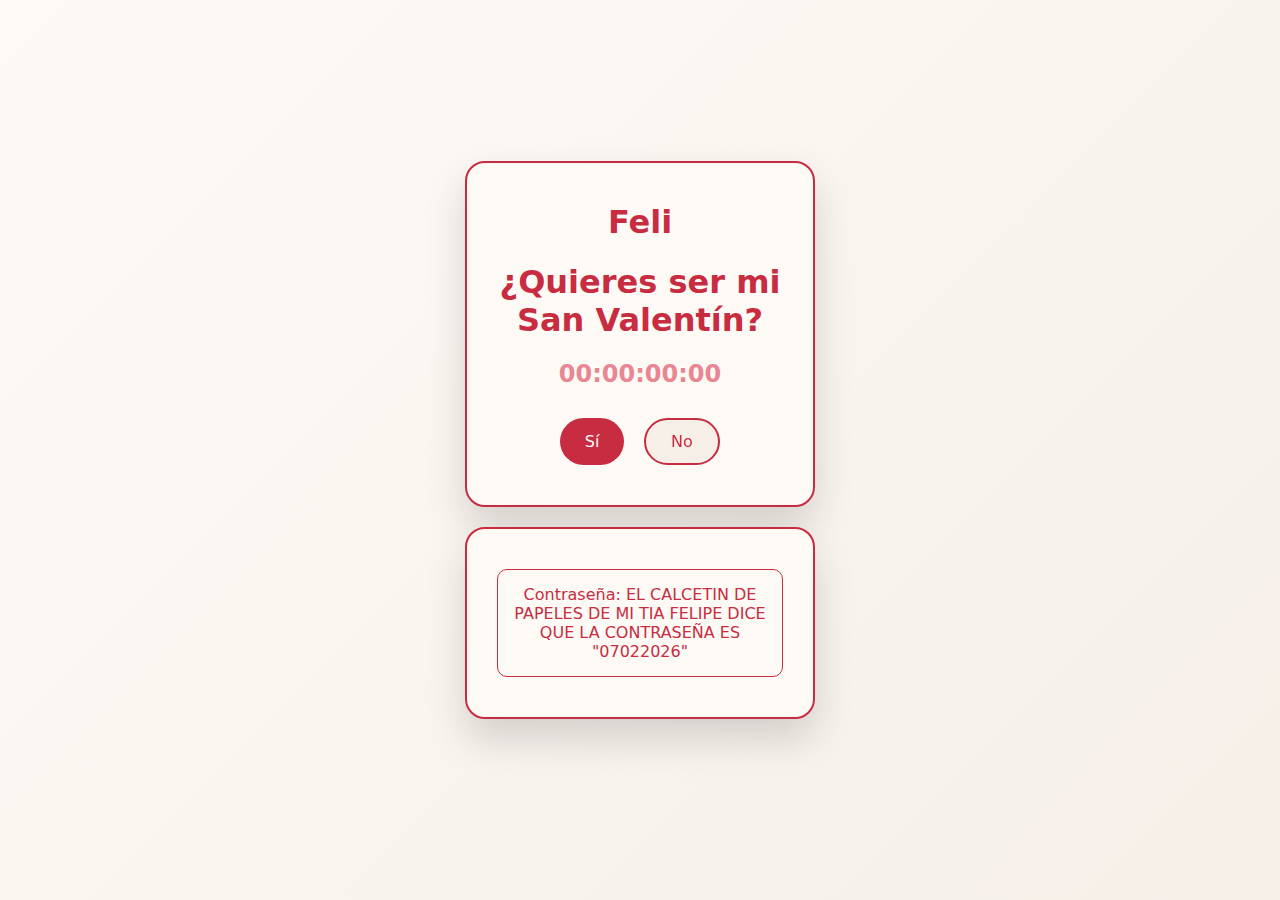
<file: index.html>
<!DOCTYPE html>
<html lang="es">
<head>
  <meta charset="UTF-8" />
  <meta name="viewport" content="width=device-width, initial-scale=1.0"/>
  <title>San Valentín</title>
  <link rel="stylesheet" href="styles.css">
  <script src="messages.js"></script>
</head>
<body class="index-page">

  <div class="card">
    <h1 data-msg="index.title1"></h1>
    <h1 data-msg="index.title2"></h1>

    <!-- CONTADOR -->
    <strong><p id="countdown" style="color:#e98693; font-size:1.5rem; margin-bottom:30px;"></p></strong>

    <div class="buttons">
      <button id="yes" onclick="sayYes()" data-msg="index.yes"></button>
      <button id="no" data-msg="index.no"></button>
    </div>
  </div>

  <!-- CUADRO CONTRASEÑA PARCIAL -->
  <div class="card">
    <div id="passwordBox"></div>
  </div>

  <script>
    const noBtn = document.getElementById("no");

      // Asegura que el botón tenga `position: fixed` sin provocar salto brusco
      function ensureFixedPosition() {
        const cs = getComputedStyle(noBtn);
        if (cs.position !== 'fixed') {
          const rect = noBtn.getBoundingClientRect();
          // quitar transición momentáneamente para evitar salto visual
          const prevTransition = noBtn.style.transition;
          noBtn.style.transition = 'none';
          noBtn.style.position = 'fixed';
          noBtn.style.left = rect.left + 'px';
          noBtn.style.top = rect.top + 'px';
          noBtn.style.zIndex = '9999';
          // forzar reflow para que el cambio sin transición se aplique
          void noBtn.offsetWidth;
          // restaurar transición suave (coincide con styles.css)
          noBtn.style.transition = prevTransition || 'left 0.4s cubic-bezier(.2,.9,.2,1), top 0.4s cubic-bezier(.2,.9,.2,1), transform 0.25s ease';
        }
      }

      // Obtiene dimensiones del viewport, usa visualViewport cuando está disponible
      function getViewportMetrics() {
        if (window.visualViewport) {
          return {
            width: window.visualViewport.width,
            height: window.visualViewport.height,
            offsetLeft: window.visualViewport.offsetLeft || 0,
            offsetTop: window.visualViewport.offsetTop || 0,
          };
        }
        return { width: window.innerWidth, height: window.innerHeight, offsetLeft: 0, offsetTop: 0 };
      }

      // Mueve el botón "No" por la pantalla sin salirse del viewport
      function moveNoButtonRandomly() {
        ensureFixedPosition();
        const btnRect = noBtn.getBoundingClientRect();
        const btnW = btnRect.width;
        const btnH = btnRect.height;
        const padding = 12; // margen desde los bordes

        const vp = getViewportMetrics();
        const maxX = Math.max(vp.width - btnW - padding, padding);
        const maxY = Math.max(vp.height - btnH - padding, padding);

        const randomX = Math.floor(Math.random() * (maxX - padding)) + padding;
        const randomY = Math.floor(Math.random() * (maxY - padding)) + padding;

        // Si hay visualViewport, añadir offsets para posicionar correctamente
        const leftPos = (vp.offsetLeft || 0) + randomX;
        const topPos = (vp.offsetTop || 0) + randomY;

        noBtn.style.left = leftPos + 'px';
        noBtn.style.top = topPos + 'px';
        noBtn.style.transform = `rotate(${Math.random() * 30 - 15}deg)`;
      }

      noBtn.addEventListener('pointerenter', (e) => {
        if (e.pointerType === 'mouse') moveNoButtonRandomly();
      });

      // Mover inmediatamente tanto en mouse como en touch para evitar que el botón
      // sea pulsable en dispositivos móviles.
      noBtn.addEventListener('pointerdown', (e) => {
        moveNoButtonRandomly();
      }, {passive: true});

      // Recalcula posición si la ventana cambia de tamaño para mantener el botón dentro
      function clampNoButtonIntoViewport() {
        ensureFixedPosition();
        const vp = getViewportMetrics();
        const btnRect = noBtn.getBoundingClientRect();
        const btnW = btnRect.width;
        const btnH = btnRect.height;
        const padding = 12;

        let left = parseFloat(noBtn.style.left) || btnRect.left;
        let top = parseFloat(noBtn.style.top) || btnRect.top;

        const maxX = Math.max(vp.width - btnW - padding, padding);
        const maxY = Math.max(vp.height - btnH - padding, padding);

        left = Math.min(Math.max(left, padding), maxX);
        top = Math.min(Math.max(top, padding), maxY);

        noBtn.style.left = left + 'px';
        noBtn.style.top = top + 'px';
      }

      window.addEventListener('resize', clampNoButtonIntoViewport);
      function pad(num) {
        return String(num).padStart(2, "0");
      }
    
    // CONTADOR REGRESIVO
    const targetDate = new Date("2026-02-14T14:30:00");
    const countdownEl = document.getElementById("countdown");
    const passwordBox = document.getElementById("passwordBox");

    function updateCountdown() {
      const now = new Date();
      const diff = targetDate - now;
    
      const days = Math.floor(diff / (1000 * 60 * 60 * 24));
      const hours = Math.floor((diff / (1000 * 60 * 60)) % 24); 
      const minutes = Math.floor((diff / (1000 * 60)) % 60); 
      const seconds = Math.floor((diff / 1000) % 60);
    
      // Actualizamos siempre el contador
      if (diff > 0) {
        countdownEl.textContent =
          `${pad(days)}:${pad(hours)}:${pad(minutes)}:${pad(seconds)}`;
      } else {
        countdownEl.textContent = "00:00:00:00";
      }
    
      // Mostrar contraseña parcial según días restantes
      if (typeof getMessage === 'function') {
        if (diff <= 0) {
          passwordBox.textContent = getMessage('index.password_full');
        } else if (days === 0) {
          passwordBox.textContent = getMessage('index.password_day0');
        } else if (days === 1) {
          passwordBox.textContent = getMessage('index.password_day1');
        } else if (days === 2) {
          passwordBox.textContent = getMessage('index.password_day2');
        } else if (days === 3) {
          passwordBox.textContent = getMessage('index.password_day3');
        } else {
          passwordBox.textContent = "";
        }
      } else {
        // fallback al texto original
        if (diff <= 0) {
          passwordBox.textContent = 'Contraseña: EL CALCETIN DE PAPELES DE MI TIA FELIPE DICE QUE LA CONTRASEÑA ES "07022026"';
        } else if (days === 0) {
          passwordBox.textContent = 'Contraseña: EL CALCETIN DE PAPELES DE MI TIA FELIPE DICE QUE';
        } else if (days === 1) {
          passwordBox.textContent = 'Contraseña: EL CALCETIN DE PAPELES DE MI TIA FELIPE';
        } else if (days === 2) {
          passwordBox.textContent = 'Contraseña: EL CALCETIN DE PAPELES';
        } else if (days === 3) {
          passwordBox.textContent = 'Contraseña: EL CALCETIN';
        } else {
          passwordBox.textContent = "";
        }
      }
    }
    
    updateCountdown();
    setInterval(updateCountdown, 1000);

    // Asegura que exista un token de sesión sencillo para pasar en la query
    function ensureSessionToken() {
      try {
        let t = sessionStorage.getItem('sv_token');
        if (!t) {
          t = Date.now().toString(36) + Math.random().toString(36).slice(2,12);
          sessionStorage.setItem('sv_token', t);
        }
        return t;
      } catch (e) { return Date.now().toString(36) + Math.random().toString(36).slice(2,12); }
    }


    function sayYes() {
      document.body.innerHTML = `
        <div style="
          height:100vh;
          display:flex;
          align-items:center;
          justify-content:center;
          background:linear-gradient(135deg, #fdfaf6, #f5efe8);
          font-family:'Segoe UI', system-ui, sans-serif;
          text-align:center;
          flex-direction: column;
        ">
          <h1 style="font-size:2.5rem; color:#c72c41; margin-bottom: 20px;">
            ${typeof getMessage === 'function' ? getMessage('index.sayYes_header') : 'Sabía que dirías que sí'}
          </h1>

              <div style="margin-top:20px; display:flex; gap:10px; justify-content:center;">
                <input 
                  id="passwordInput"
                  type="text"
                  placeholder="${typeof getMessage === 'function' ? getMessage('index.input_placeholder') : 'Introduce la contraseña'}"
                  style="
                    padding:12px 20px;
                    border-radius:30px;
                    border:2px solid #c72c41;
                    font-size:16px;
                    outline:none;
                  "
                />

                <button 
                  id="tryBtn"
                  onclick="checkPassword()"
                  style="
                    padding:12px 25px;
                    font-size:16px;
                    border-radius:30px;
                    border:none;
                    cursor:pointer;
                    background:#c72c41;
                    color:#fdfaf6;
                    transition:all 0.2s ease;
                  "
                  onmouseover="this.style.transform='scale(1.05)'"
                  onmouseout="this.style.transform='scale(1)'"
                >
                  ${typeof getMessage === 'function' ? getMessage('index.try_button') : 'Probar'}
                </button>
              </div>

          <p id="result" style="margin-top:20px; color:#c72c41; font-size:1rem;"></p>
        </div>
      `;
    }

    function checkPassword() {
      const inputEl = document.getElementById("passwordInput");
      const tryBtn = document.getElementById("tryBtn");
      const result = document.getElementById("result");

      const correctPassword = "07022026";

      // Desactivar inputs y mostrar spinner de carga
      inputEl.disabled = true;
      tryBtn.disabled = true;

      const overlay = document.createElement('div');
      overlay.className = 'spinner-overlay';
      overlay.innerHTML = '<div class="spinner" aria-hidden="true"></div>';
      document.body.appendChild(overlay);

      const value = String(inputEl.value || '').trim();

      setTimeout(() => {
        // Quitar spinner
        if (overlay && overlay.parentNode) overlay.parentNode.removeChild(overlay);

        // Comparación simple y exacta (sin seguridad adicional)
        if (value === correctPassword) {
          // Navegar en la MISMA ventana para evitar bloqueadores de popups.
          (function(){
            const path = "doble_&_gilda.html";
            // Asegurarnos de que exista un token en sessionStorage
            const token = ensureSessionToken();
            const sep = path.indexOf('?') === -1 ? '?' : '&';
            const url = path + sep + 'sv=' + encodeURIComponent(token);
            window.location.href = url;
          })();
        } else {
          // Quitar input y botón después de la ruleta y mostrar solo el mensaje
          if (inputEl && inputEl.parentNode) inputEl.parentNode.removeChild(inputEl);
          if (tryBtn && tryBtn.parentNode) tryBtn.parentNode.removeChild(tryBtn);
          result.textContent = (typeof getMessage === 'function') ? getMessage('index.result_wait') : "Todavia no la has pillado...";
        }
      }, 1400);
    }
  </script>

</body>
</html>
</file>
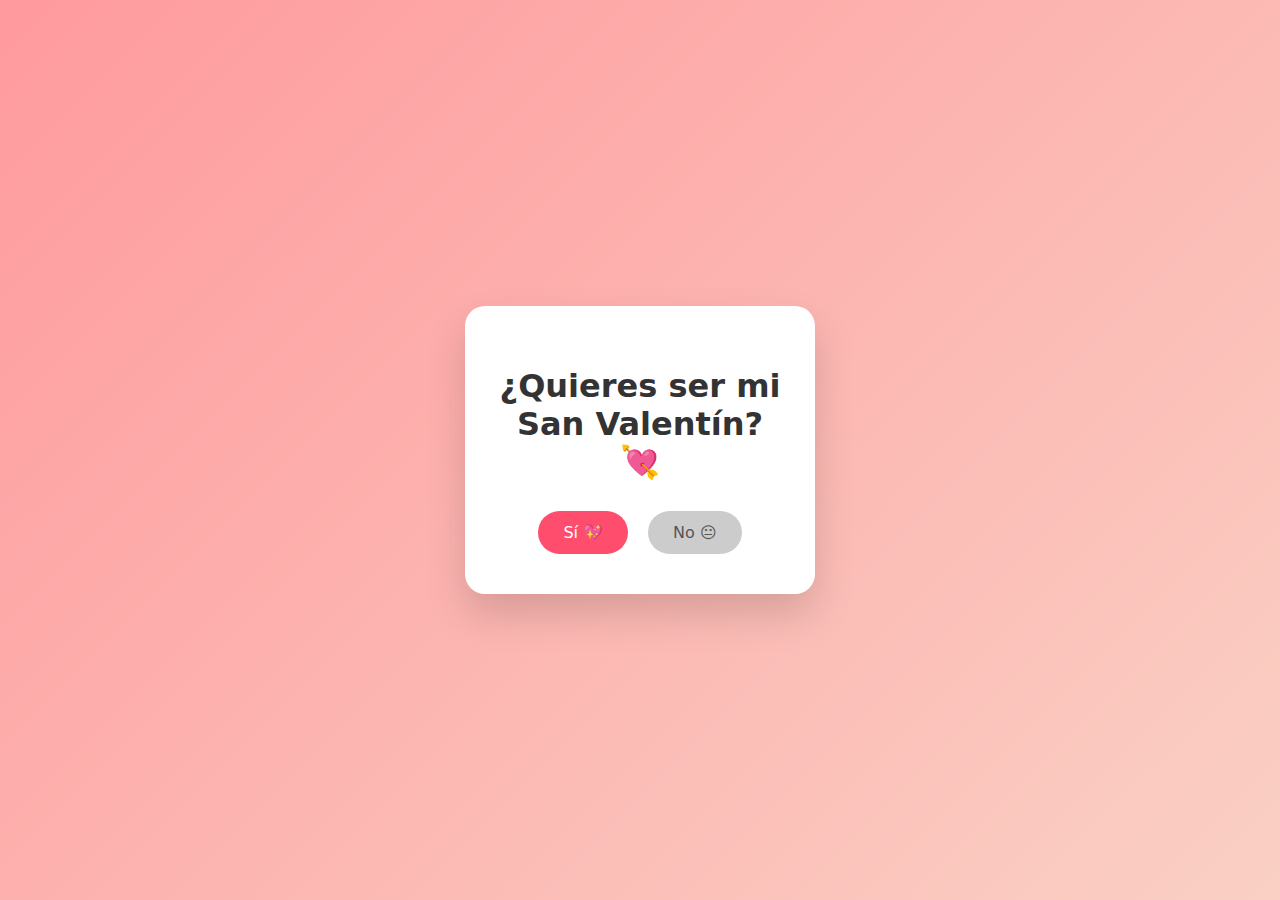
<file: .github/workflows/index.html>
<!DOCTYPE html>
<html lang="es">
<head>
  <meta charset="UTF-8" />
  <meta name="viewport" content="width=device-width, initial-scale=1.0"/>
  <title>San Valentín 💘</title>
  <style>
    * {
      box-sizing: border-box;
      font-family: 'Segoe UI', system-ui, sans-serif;
    }

    body {
      margin: 0;
      height: 100vh;
      background: linear-gradient(135deg, #ff9a9e, #fad0c4);
      display: flex;
      align-items: center;
      justify-content: center;
    }

    .card {
      background: white;
      padding: 40px 30px;
      border-radius: 20px;
      box-shadow: 0 20px 40px rgba(0,0,0,0.15);
      text-align: center;
      max-width: 350px;
      width: 90%;
    }

    h1 {
      margin-bottom: 30px;
      color: #333;
    }

    .buttons {
      display: flex;
      justify-content: center;
      gap: 20px;
      position: relative;
    }

    button {
      padding: 12px 25px;
      font-size: 16px;
      border-radius: 30px;
      border: none;
      cursor: pointer;
      transition: all 0.2s ease;
    }

    #yes {
      background: #ff4d6d;
      color: white;
    }

    #yes:hover {
      background: #e63b5b;
      transform: scale(1.05);
    }

    #no {
      background: #ccc;
      color: #555;
      position: relative;
    }
  </style>
</head>
<body>

  <div class="card">
    <h1>¿Quieres ser mi San Valentín? 💘</h1>

    <div class="buttons">
      <button id="yes" onclick="sayYes()">Sí 💖</button>
      <button id="no">No 😐</button>
    </div>
  </div>

  <script>
    const noBtn = document.getElementById("no");

    noBtn.addEventListener("mouseover", () => {
      const x = Math.random() * 200 - 100;
      const y = Math.random() * 200 - 100;
      noBtn.style.transform = `translate(${x}px, ${y}px)`;
    });

    function sayYes() {
      document.body.innerHTML = `
        <div style="
          height:100vh;
          display:flex;
          align-items:center;
          justify-content:center;
          background:linear-gradient(135deg, #ff9a9e, #fad0c4);
          font-family:'Segoe UI', system-ui, sans-serif;
          text-align:center;
        ">
          <h1 style="color:white; font-size:2.5rem;">
            Sabía que dirías que sí 🥰💘
          </h1>
        </div>
      `;
    }
  </script>

</body>
</html>
</file>
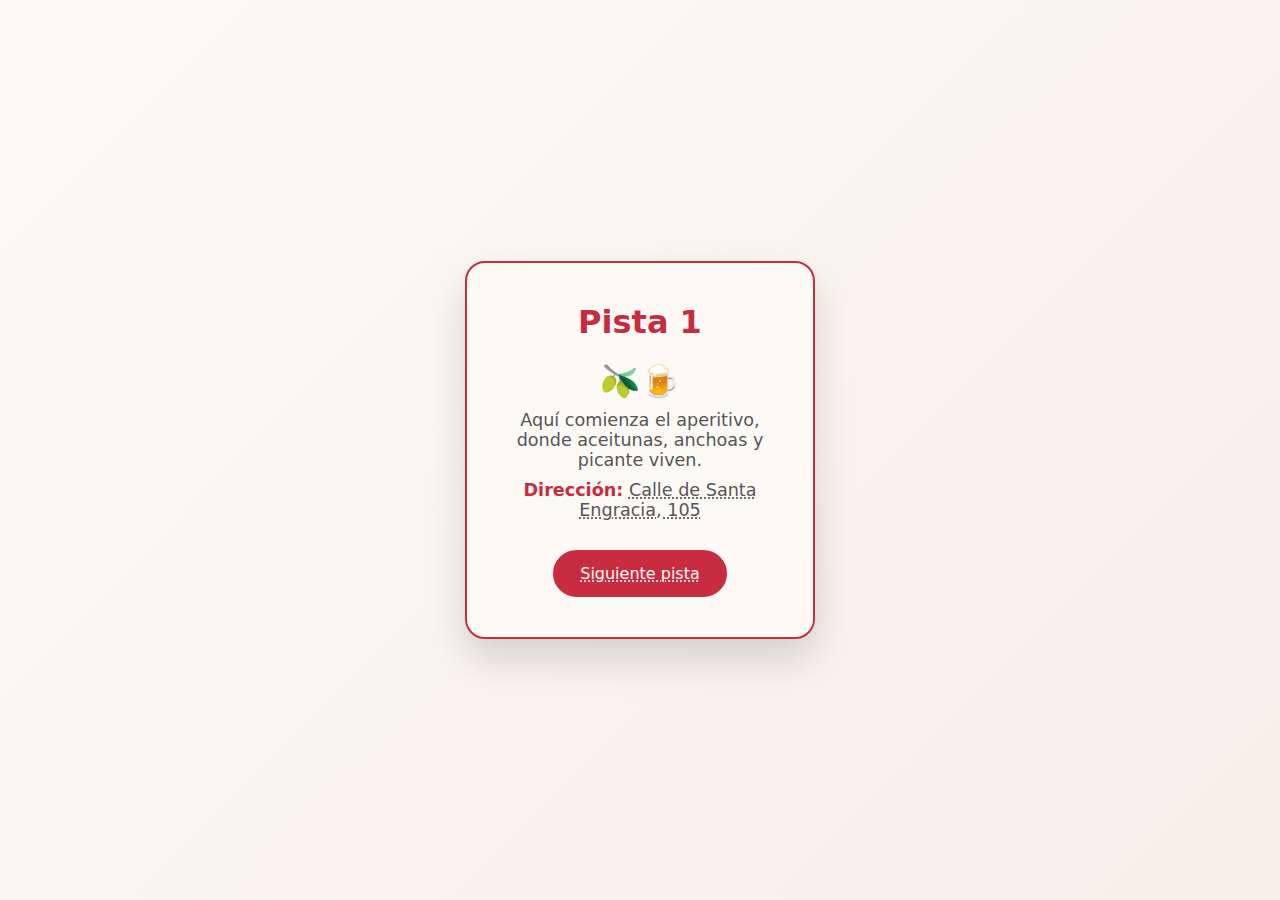
<file: doble_&_gilda.html>
<!DOCTYPE html>
<html lang="es">
<head>
  <meta charset="UTF-8" />
  <meta name="viewport" content="width=device-width, initial-scale=1.0"/>
  <title>Pista 1</title>
  <link rel="stylesheet" href="styles.css">
  <script src="messages.js"></script>
</head>
<body>
  

  <div class="card">
    <h1 data-msg="pista1.title"></h1>
    <div class="emoji">🫒🍺</div>
    <p data-msg="pista1.desc"></p>
    <p><strong data-msg="pista1.address_label"></strong> <a href="https://www.google.com/maps/search/?api=1&query=Calle%20de%20Santa%20Engracia%2C%20105%2C%20Madrid" target="_blank" rel="noopener" data-msg="pista1.address"></a></p>
    <a class="route-button" href="la_gilderia.html" target="_blank" rel="noopener" data-msg="route.next"></a>
  </div>

</body>
</html>
</file>
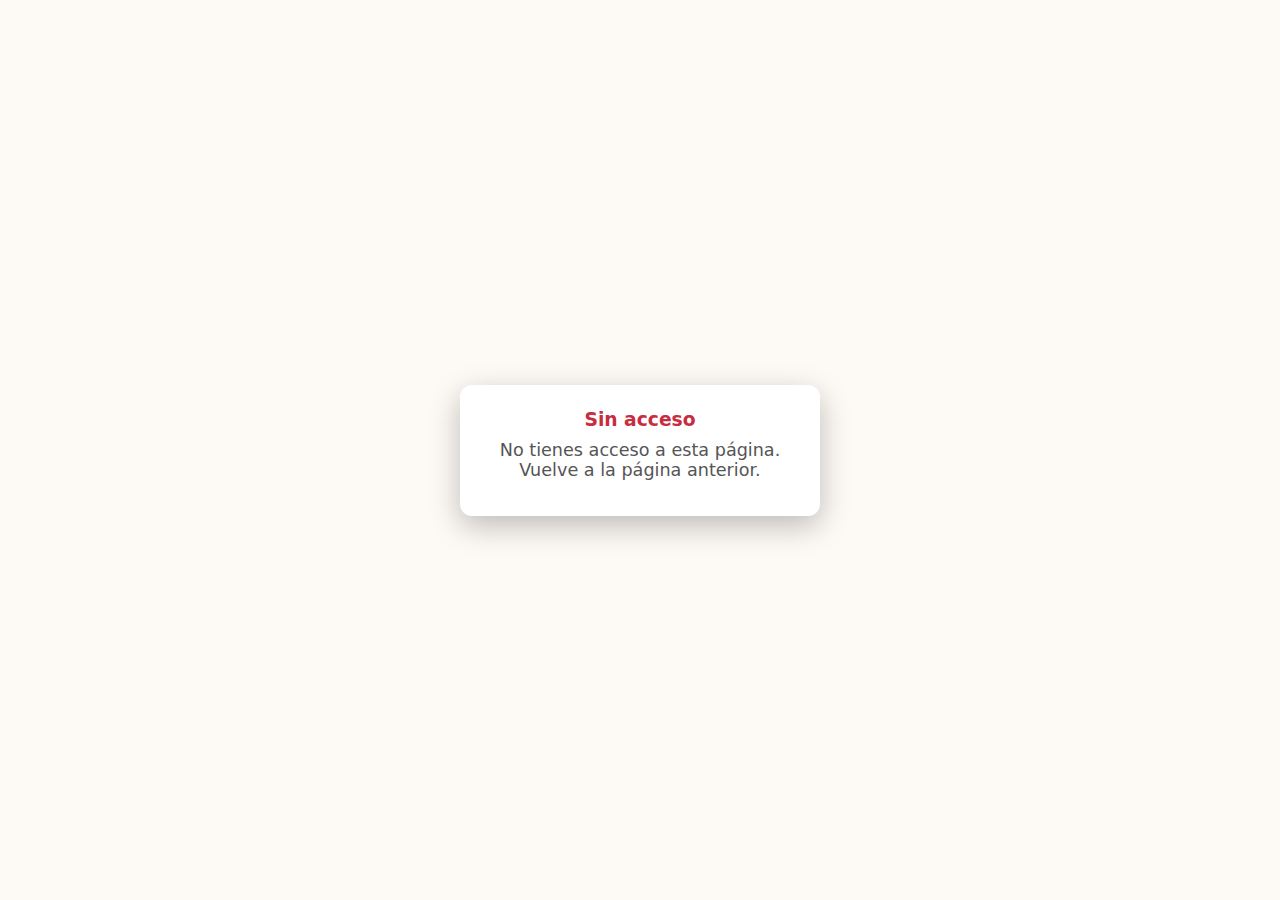
<file: gilda_haus.html>
<!DOCTYPE html>
<html lang="es">
<head>
  <meta charset="UTF-8" />
  <meta name="viewport" content="width=device-width, initial-scale=1.0"/>
  <title>Pista 3</title>
  <link rel="stylesheet" href="styles.css">
  <script src="gate.js"></script>
  <script src="messages.js"></script>
</head>
<body>
  <script>
    if (typeof checkAccess === 'function') {
      if (!checkAccess()) {
        document.addEventListener('DOMContentLoaded', function(){ showNoAccessOverlay(); });
      }
    }
  </script>

  <div class="card">
    <h1 data-msg="pista3.title"></h1>
    <div class="emoji">🎶🍸🫒</div>
    <p data-msg="pista3.desc"></p>
    <button class="route-button" onclick="openPathWithToken('salmon_guru.html','_blank')" data-msg="route.next"></button>
  </div>

</body>
</html>
</file>
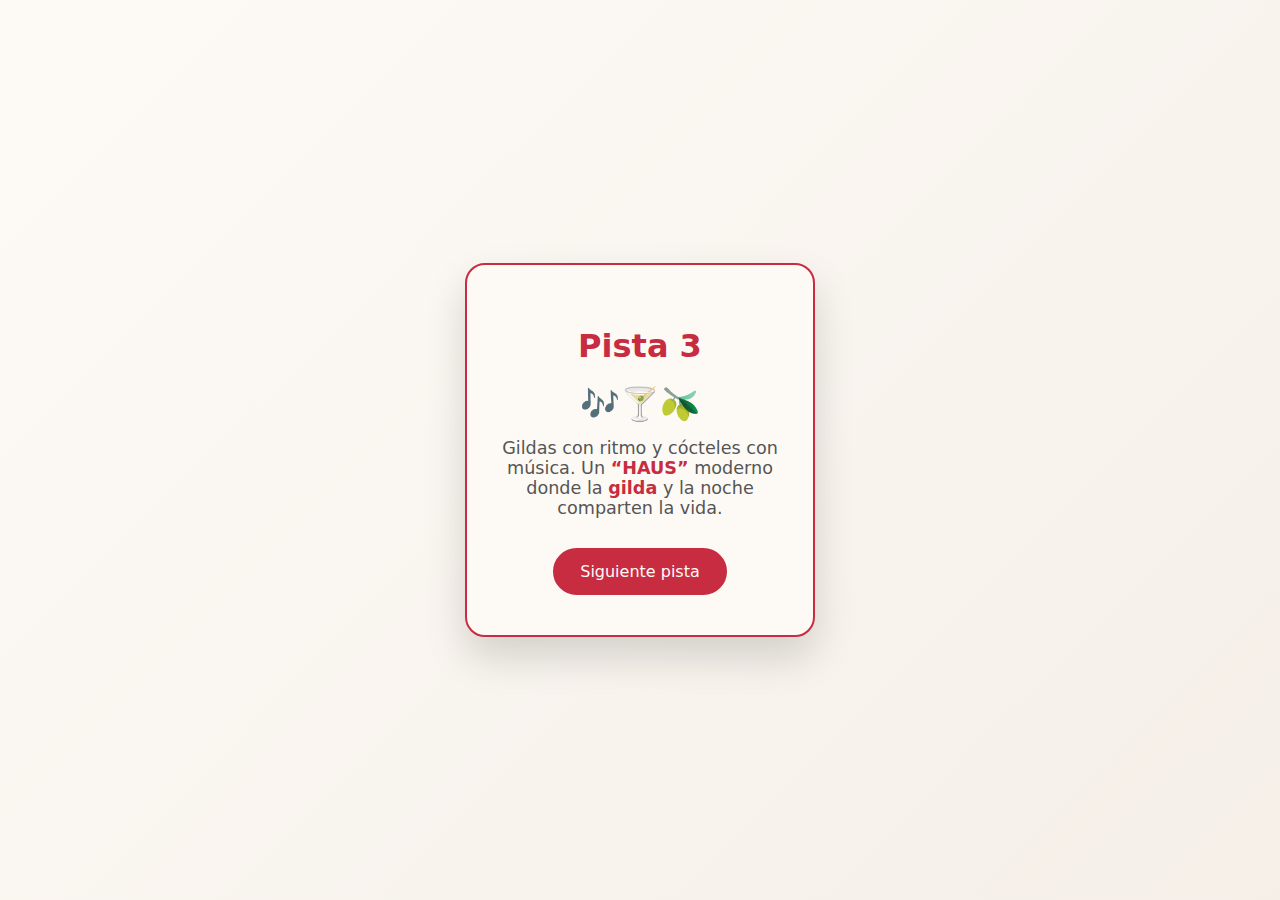
<file: gildas_haus.html>
<!DOCTYPE html>
<html lang="es">
<head>
  <meta charset="UTF-8" />
  <meta name="viewport" content="width=device-width, initial-scale=1.0"/>
  <title>Pista 3</title>
  <style>
    * {
      box-sizing: border-box;
      font-family: 'Segoe UI', system-ui, sans-serif;
    }

    body {
      margin: 0;
      height: 100vh;
      background: linear-gradient(135deg, #fdfaf6, #f5efe8); /* blanco roto */
      display: flex;
      align-items: center;
      justify-content: center;
      padding: 20px;
    }

    .card {
      background: #fdfaf6; /* blanco roto */
      padding: 40px 30px;
      border-radius: 20px;
      box-shadow: 0 20px 40px rgba(0,0,0,0.15);
      text-align: center;
      max-width: 350px;
      width: 90%;
      border: 2px solid #c72c41; /* carmesí oscuro */
    }

    h1 {
      margin-bottom: 20px;
      color: #c72c41; /* carmesí oscuro */
    }

    p {
      color: #555;
      font-size: 1.1rem;
      margin: 10px 0;
    }

    .emoji {
      font-size: 2rem;
      margin-bottom: 15px;
    }

    strong {
      color: #c72c41;
    }
  </style>
</head>
<body>

  <div class="card">
    <h1>Pista 3</h1>
    <div class="emoji">🎶🍸🫒</div>
    <p>Gildas con ritmo y cócteles con música. Un <strong>“HAUS”</strong> moderno donde la <strong>gilda</strong> y la noche comparten la vida.</p>
    <button class="route-button" onclick="window.open('salmon_guru.html', '_blank')">
      Siguiente pista
    </button>
    <style>
      .route-button {
        background: #c72c41;           /* carmesí oscuro */
        color: #fdfaf6;                /* blanco roto */
        border: 2px solid #c72c41;     /* borde carmesí */
        border-radius: 30px;            /* redondeado elegante */
        padding: 12px 25px;
        font-size: 1rem;
        font-family: 'Segoe UI', system-ui, sans-serif;
        cursor: pointer;
        transition: all 0.2s ease;
        margin-top: 20px;
        display: inline-block;
      }
    
      .route-button:hover {
        background: #a72635;           /* un poco más oscuro al hover */
        transform: scale(1.05);
      }
    </style>
  </div>

</body>
</html>
</file>
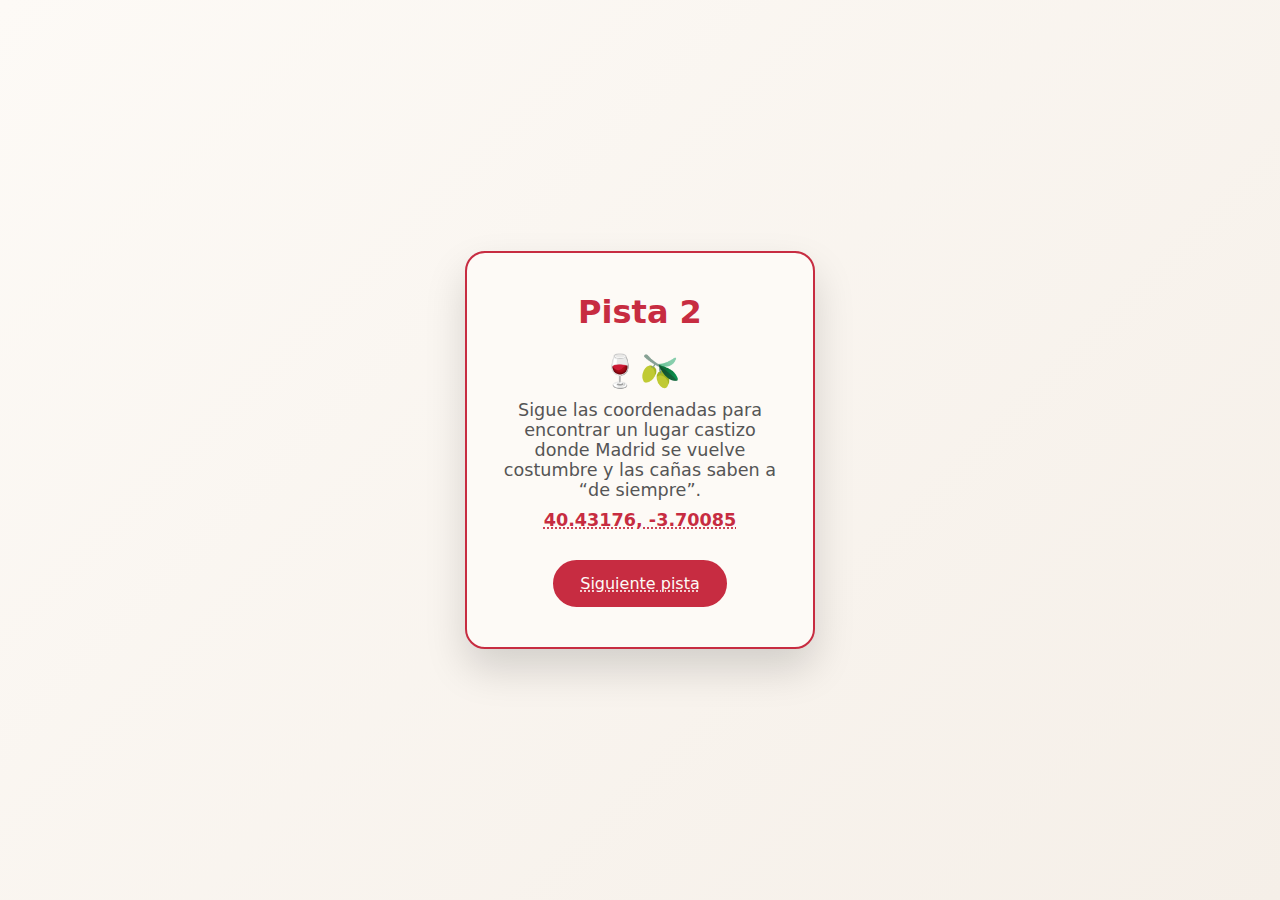
<file: la_gilderia.html>
<!DOCTYPE html>
<html lang="es">
<head>
  <meta charset="UTF-8" />
  <meta name="viewport" content="width=device-width, initial-scale=1.0"/>
  <title>Pista 2</title>
  <link rel="stylesheet" href="styles.css">
  <script src="messages.js"></script>
</head>
<body>
  <!-- Sin comprobación de acceso (protección eliminada) -->

  <div class="card">
    <h1 data-msg="pista2.title"></h1>
    <div class="emoji">🍷🫒</div>
    <p data-msg="pista2.desc"></p>
    <p class="coords"><a href="https://www.google.com/maps/search/?api=1&query=40.43176,-3.70085" target="_blank" rel="noopener" data-msg="pista2.coords"></a></p>
    <a class="route-button" href="gilda_haus.html" target="_blank" rel="noopener" data-msg="route.next"></a>
  </div>

</body>
</html>
</file>
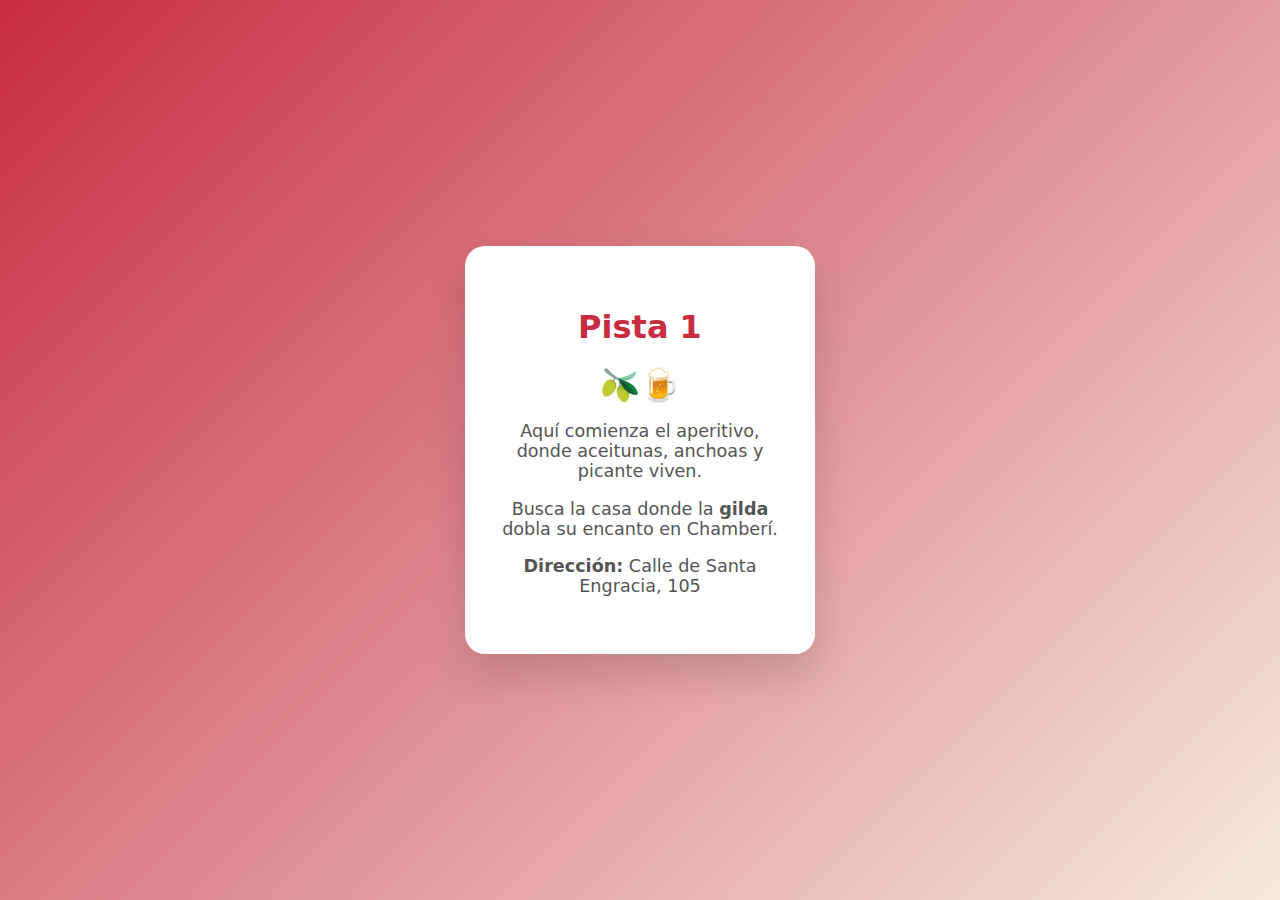
<file: pista1.html>
<!DOCTYPE html>
<html lang="es">
<head>
  <meta charset="UTF-8" />
  <meta name="viewport" content="width=device-width, initial-scale=1.0"/>
  <title>Pista 1</title>
  <style>
    * {
      box-sizing: border-box;
      font-family: 'Segoe UI', system-ui, sans-serif;
    }

    body {
      margin: 0;
      height: 100vh;
      background: linear-gradient(135deg, #c72c41, #f5e9e0);
      display: flex;
      align-items: center;
      justify-content: center;
    }

    .card {
      background: white;
      padding: 40px 30px;
      border-radius: 20px;
      box-shadow: 0 20px 40px rgba(0,0,0,0.15);
      text-align: center;
      max-width: 350px;
      width: 90%;
    }

    h1 {
      margin-bottom: 20px;
      color: #c72c41;
    }

    p {
      color: #555;
      font-size: 1.1rem;
    }

    .emoji {
      font-size: 2rem;
      margin-bottom: 15px;
    }
  </style>
</head>
<body>

  <div class="card">
    <h1>Pista 1</h1>
    <div class="emoji">🫒🍺</div>
    <p>Aquí comienza el aperitivo, donde aceitunas, anchoas y picante viven.</p>
    <p>Busca la casa donde la <strong>gilda</strong> dobla su encanto en Chamberí.</p>
    <p><strong>Dirección:</strong> Calle de Santa Engracia, 105</p>
  </div>

</body>
</html>
</file>
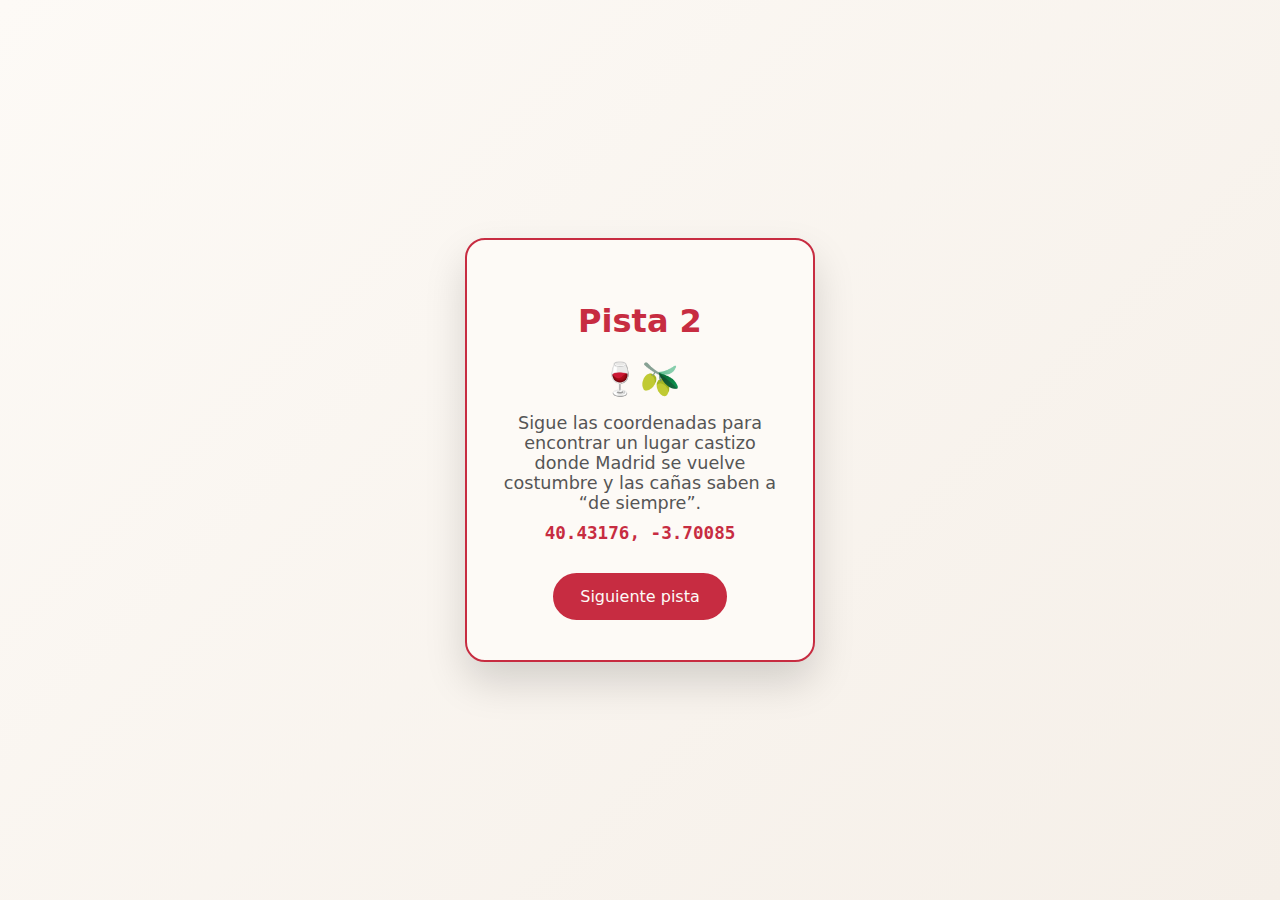
<file: pista2.html>
<!DOCTYPE html>
<html lang="es">
<head>
  <meta charset="UTF-8" />
  <meta name="viewport" content="width=device-width, initial-scale=1.0"/>
  <title>Pista 2</title>
  <style>
    * {
      box-sizing: border-box;
      font-family: 'Segoe UI', system-ui, sans-serif;
    }

    body {
      margin: 0;
      height: 100vh;
      background: linear-gradient(135deg, #fdfaf6, #f5efe8); /* blanco roto */
      display: flex;
      align-items: center;
      justify-content: center;
      padding: 20px;
    }

    .card {
      background: #fdfaf6; /* blanco roto */
      padding: 40px 30px;
      border-radius: 20px;
      box-shadow: 0 20px 40px rgba(0,0,0,0.15);
      text-align: center;
      max-width: 350px;
      width: 90%;
      border: 2px solid #c72c41; /* carmesí oscuro */
    }

    h1 {
      margin-bottom: 20px;
      color: #c72c41; /* carmesí oscuro */
    }

    p {
      color: #555;
      font-size: 1.1rem;
      margin: 10px 0;
    }

    .emoji {
      font-size: 2rem;
      margin-bottom: 15px;
    }

    .coords {
      font-weight: bold;
      font-family: monospace;
      color: #c72c41;
    }
  </style>
</head>
<body>

  <div class="card">
    <h1>Pista 2</h1>
    <div class="emoji">🍷🫒</div>
    <p>Sigue las coordenadas para encontrar un lugar castizo donde Madrid se vuelve costumbre y las cañas saben a “de siempre”.</p>
    <p class="coords">40.43176, -3.70085</p>
    <button class="route-button" onclick="window.open('pista3.html', '_blank')">
      Siguiente pista
    </button>
    <style>
      .route-button {
        background: #c72c41;           /* carmesí oscuro */
        color: #fdfaf6;                /* blanco roto */
        border: 2px solid #c72c41;     /* borde carmesí */
        border-radius: 30px;            /* redondeado elegante */
        padding: 12px 25px;
        font-size: 1rem;
        font-family: 'Segoe UI', system-ui, sans-serif;
        cursor: pointer;
        transition: all 0.2s ease;
        margin-top: 20px;
        display: inline-block;
      }
    
      .route-button:hover {
        background: #a72635;           /* un poco más oscuro al hover */
        transform: scale(1.05);
      }
    </style>
  </div>

</body>
</html>
</file>
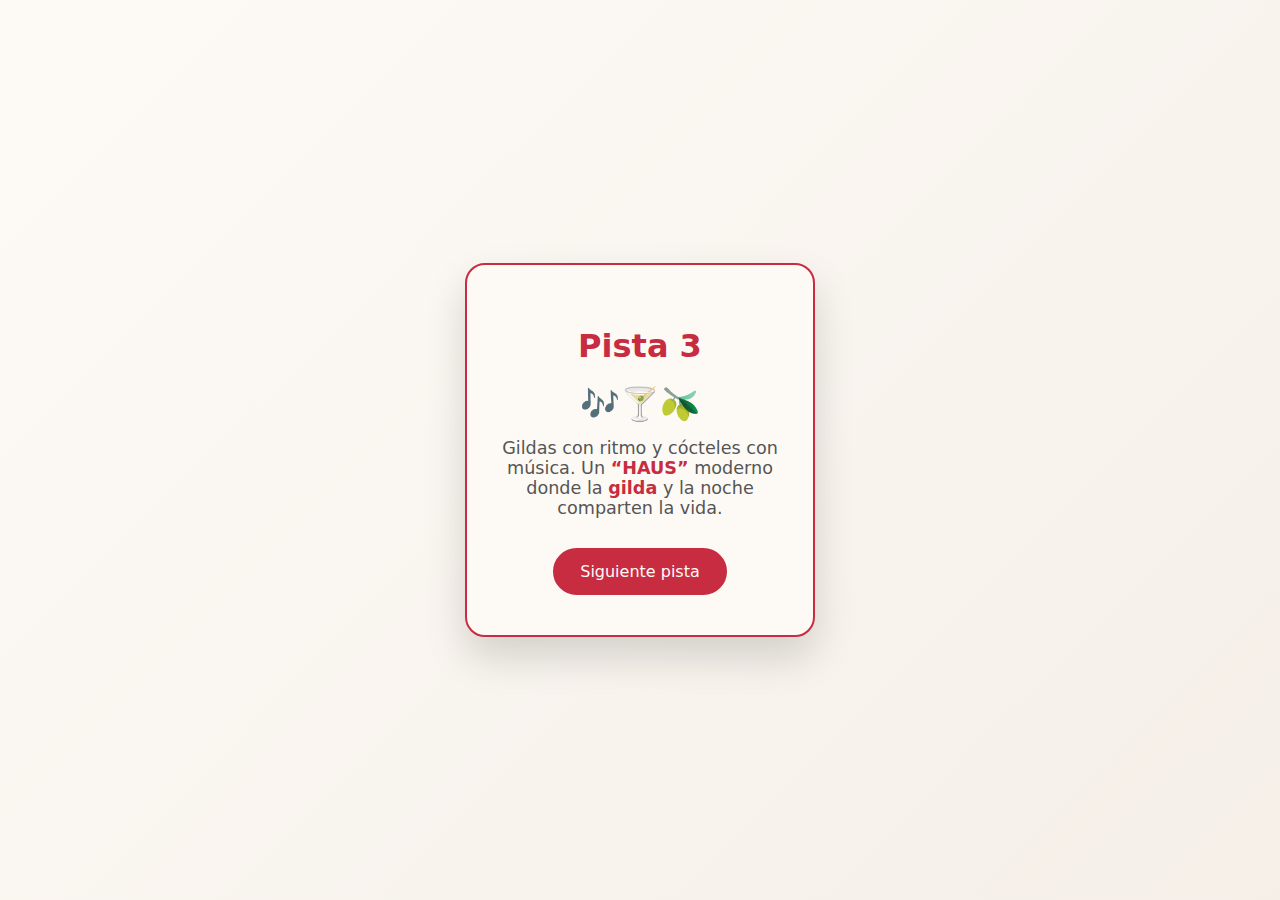
<file: pista3.html>
<!DOCTYPE html>
<html lang="es">
<head>
  <meta charset="UTF-8" />
  <meta name="viewport" content="width=device-width, initial-scale=1.0"/>
  <title>Pista 3</title>
  <style>
    * {
      box-sizing: border-box;
      font-family: 'Segoe UI', system-ui, sans-serif;
    }

    body {
      margin: 0;
      height: 100vh;
      background: linear-gradient(135deg, #fdfaf6, #f5efe8); /* blanco roto */
      display: flex;
      align-items: center;
      justify-content: center;
      padding: 20px;
    }

    .card {
      background: #fdfaf6; /* blanco roto */
      padding: 40px 30px;
      border-radius: 20px;
      box-shadow: 0 20px 40px rgba(0,0,0,0.15);
      text-align: center;
      max-width: 350px;
      width: 90%;
      border: 2px solid #c72c41; /* carmesí oscuro */
    }

    h1 {
      margin-bottom: 20px;
      color: #c72c41; /* carmesí oscuro */
    }

    p {
      color: #555;
      font-size: 1.1rem;
      margin: 10px 0;
    }

    .emoji {
      font-size: 2rem;
      margin-bottom: 15px;
    }

    strong {
      color: #c72c41;
    }
  </style>
</head>
<body>

  <div class="card">
    <h1>Pista 3</h1>
    <div class="emoji">🎶🍸🫒</div>
    <p>Gildas con ritmo y cócteles con música. Un <strong>“HAUS”</strong> moderno donde la <strong>gilda</strong> y la noche comparten la vida.</p>
    <button class="route-button" onclick="window.open('pista4.html', '_blank')">
      Siguiente pista
    </button>
    <style>
      .route-button {
        background: #c72c41;           /* carmesí oscuro */
        color: #fdfaf6;                /* blanco roto */
        border: 2px solid #c72c41;     /* borde carmesí */
        border-radius: 30px;            /* redondeado elegante */
        padding: 12px 25px;
        font-size: 1rem;
        font-family: 'Segoe UI', system-ui, sans-serif;
        cursor: pointer;
        transition: all 0.2s ease;
        margin-top: 20px;
        display: inline-block;
      }
    
      .route-button:hover {
        background: #a72635;           /* un poco más oscuro al hover */
        transform: scale(1.05);
      }
    </style>
  </div>

</body>
</html>
</file>
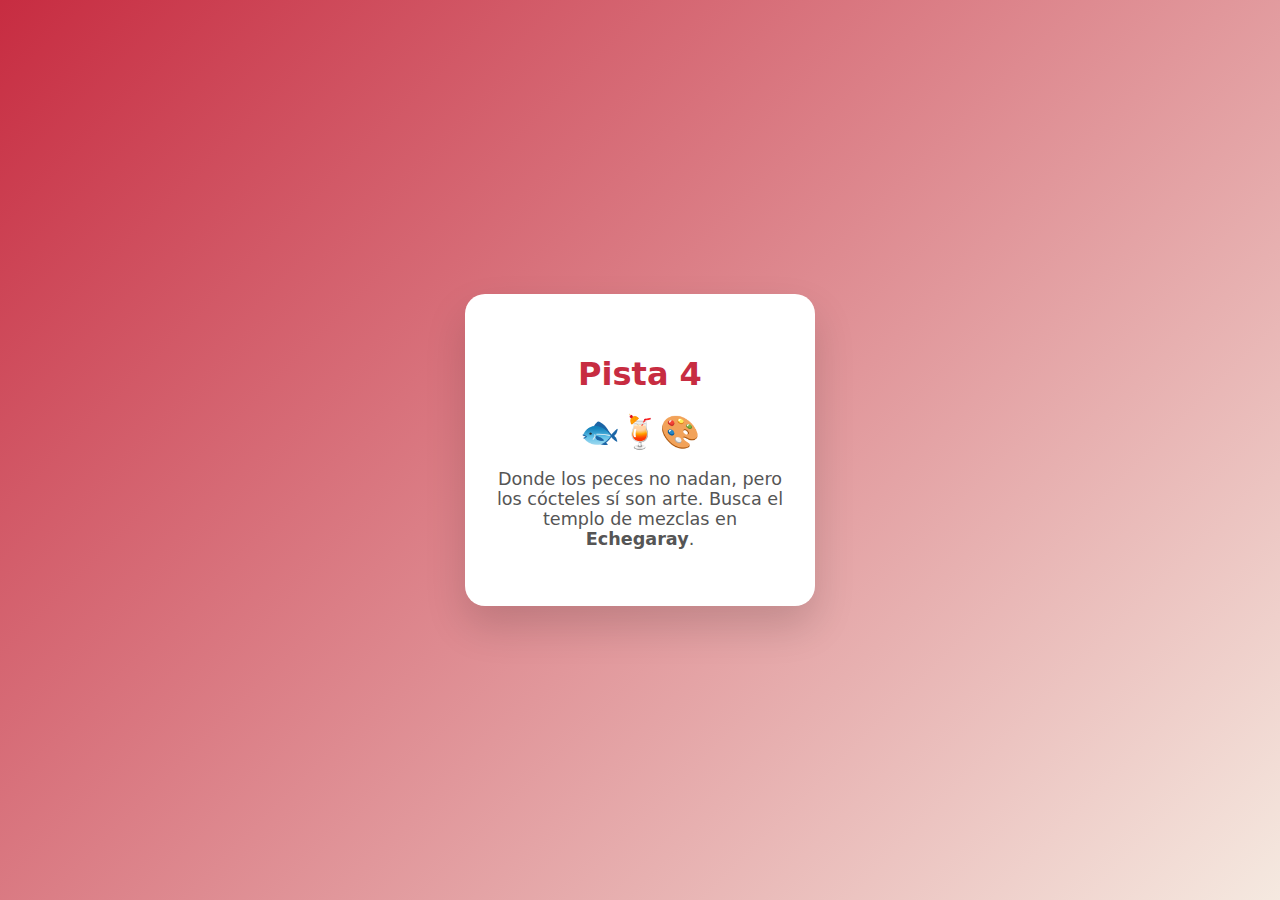
<file: pista4.html>
<!DOCTYPE html>
<html lang="es">
<head>
  <meta charset="UTF-8" />
  <meta name="viewport" content="width=device-width, initial-scale=1.0"/>
  <title>Pista 4</title>
  <style>
    * {
      box-sizing: border-box;
      font-family: 'Segoe UI', system-ui, sans-serif;
    }

    body {
      margin: 0;
      height: 100vh;
      background: linear-gradient(135deg, #c72c41, #f5e9e0);
      display: flex;
      align-items: center;
      justify-content: center;
    }

    .card {
      background: white;
      padding: 40px 30px;
      border-radius: 20px;
      box-shadow: 0 20px 40px rgba(0,0,0,0.15);
      text-align: center;
      max-width: 350px;
      width: 90%;
    }

    h1 {
      margin-bottom: 20px;
      color: #c72c41;
    }

    p {
      color: #555;
      font-size: 1.1rem;
    }

    .emoji {
      font-size: 2rem;
      margin-bottom: 15px;
    }
  </style>
</head>
<body>

  <div class="card">
    <h1>Pista 4</h1>
    <div class="emoji">🐟🍹🎨</div>
    <p>Donde los peces no nadan, pero los cócteles sí son arte. Busca el templo de mezclas en <strong>Echegaray</strong>.</p>
  </div>

</body>
</html>
</file>
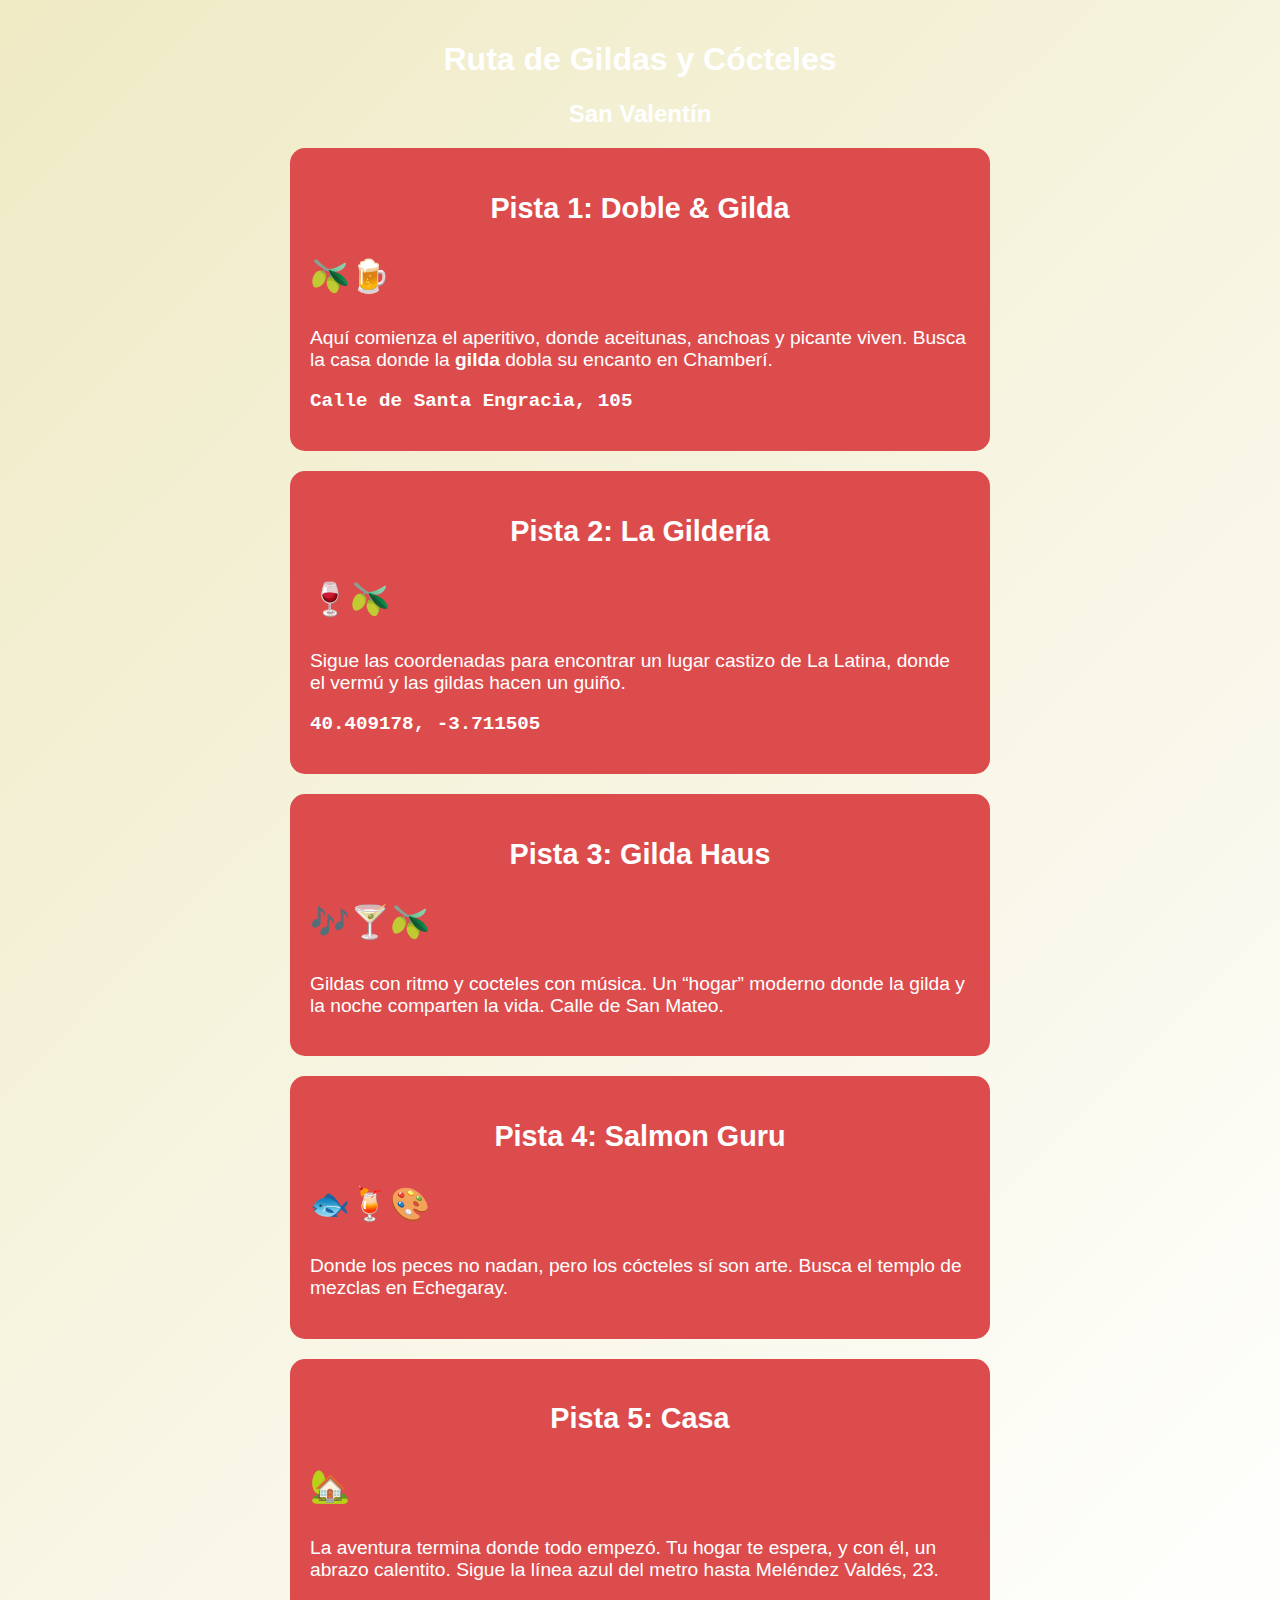
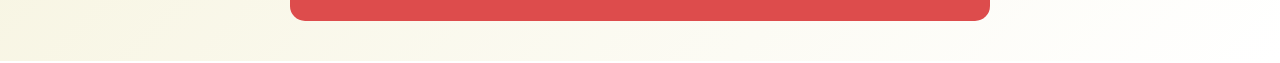
<file: ruta-san-valentin.html>
<!DOCTYPE html>
<html lang="es">
<head>
<meta charset="UTF-8">
<meta name="viewport" content="width=device-width, initial-scale=1.0">
<title>Ruta de Gildas y Cócteles - San Valentín</title>
<style>
  body {
    font-family: 'Segoe UI', Tahoma, Geneva, Verdana, sans-serif;
    background:linear-gradient(135deg, #efeac4, #ffffff);
    color: #fff;
    margin: 0;
    padding: 0;
  }
  .container {
    max-width: 700px;
    margin: auto;
    padding: 20px;
  }
  h1, h2 {
    text-align: center;
    font-family: 'Cursive', sans-serif;
  }
  .pista {
    background: #dd4c4c;
    border-radius: 15px;
    padding: 20px;
    margin: 20px 0;
    font-size: 1.2rem;
  }
  .emoji {
    font-size: 2rem;
  }
  .coords {
    font-weight: bold;
    font-family: monospace;
  }
</style>
</head>
<body>
<div class="container">
  <h1>Ruta de Gildas y Cócteles</h1>
  <h2>San Valentín</h2>

  <div class="pista">
    <h2>Pista 1: Doble & Gilda</h2>
    <p class="emoji">🫒🍺</p>
    <p>Aquí comienza el aperitivo, donde aceitunas, anchoas y picante viven. Busca la casa donde la <strong>gilda</strong> dobla su encanto en Chamberí.</p>
    <p class="coords">Calle de Santa Engracia, 105</p>
  </div>

  <div class="pista">
    <h2>Pista 2: La Gildería</h2>
    <p class="emoji">🍷🫒</p>
    <p>Sigue las coordenadas para encontrar un lugar castizo de La Latina, donde el vermú y las gildas hacen un guiño.</p>
    <p class="coords">40.409178, -3.711505</p>
  </div>

  <div class="pista">
    <h2>Pista 3: Gilda Haus</h2>
    <p class="emoji">🎶🍸🫒</p>
    <p>Gildas con ritmo y cocteles con música. Un “hogar” moderno donde la gilda y la noche comparten la vida. Calle de San Mateo.</p>
  </div>

  <div class="pista">
    <h2>Pista 4: Salmon Guru</h2>
    <p class="emoji">🐟🍹🎨</p>
    <p>Donde los peces no nadan, pero los cócteles sí son arte. Busca el templo de mezclas en Echegaray.</p>
  </div>

  <div class="pista">
    <h2>Pista 5: Casa</h2>
    <p class="emoji">🏡</p>
    <p>La aventura termina donde todo empezó. Tu hogar te espera, y con él, un abrazo calentito. Sigue la línea azul del metro hasta Meléndez Valdés, 23.</p>
  </div>

</div>
</body>
</html>
</file>
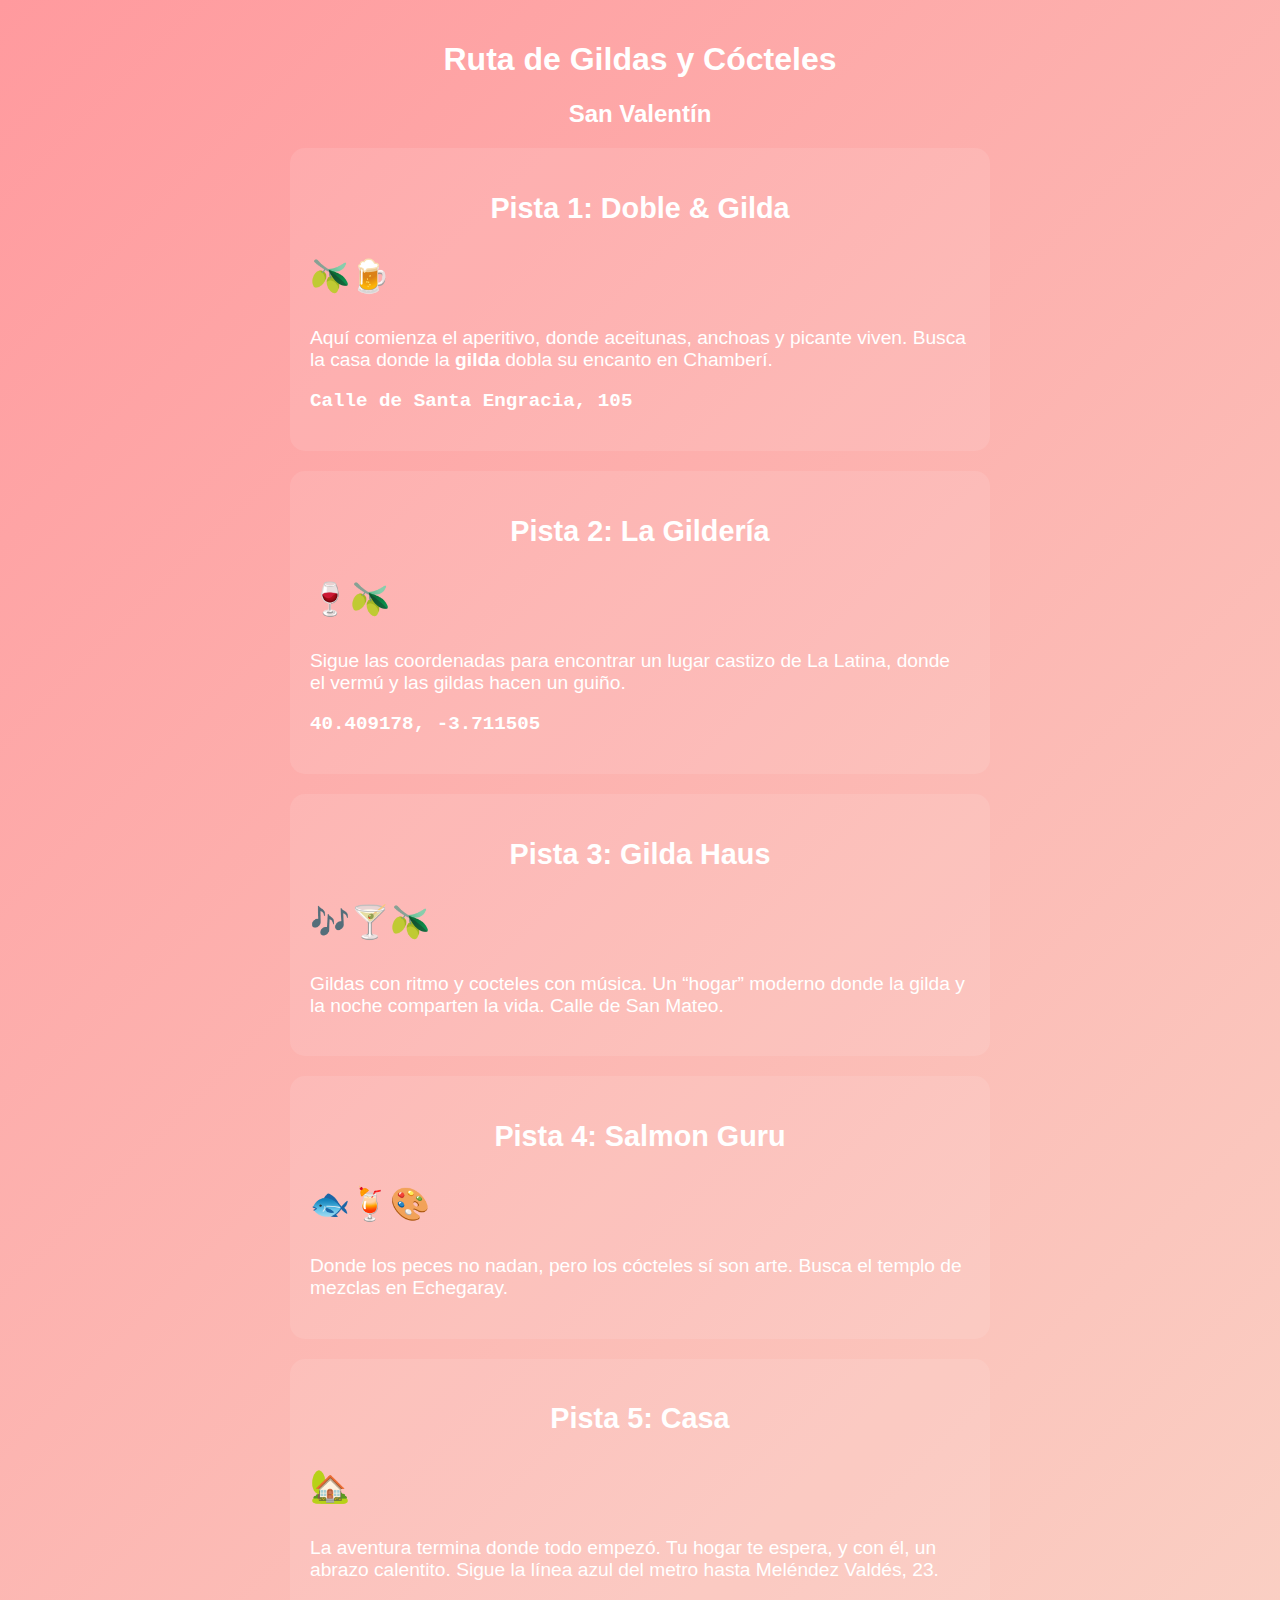
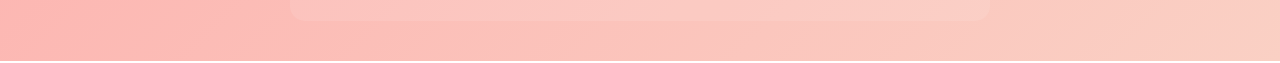
<file: ruta-san.valentin.html>
<!DOCTYPE html>
<html lang="es">
<head>
<meta charset="UTF-8">
<meta name="viewport" content="width=device-width, initial-scale=1.0">
<title>Ruta de Gildas y Cócteles - San Valentín</title>
<style>
  body {
    font-family: 'Segoe UI', Tahoma, Geneva, Verdana, sans-serif;
    background: linear-gradient(135deg, #ff9a9e, #fad0c4);
    color: #fff;
    margin: 0;
    padding: 0;
  }
  .container {
    max-width: 700px;
    margin: auto;
    padding: 20px;
  }
  h1, h2 {
    text-align: center;
    font-family: 'Cursive', sans-serif;
  }
  .pista {
    background: rgba(255, 255, 255, 0.1);
    border-radius: 15px;
    padding: 20px;
    margin: 20px 0;
    font-size: 1.2rem;
  }
  .emoji {
    font-size: 2rem;
  }
  .coords {
    font-weight: bold;
    font-family: monospace;
  }
</style>
</head>
<body>
<div class="container">
  <h1>Ruta de Gildas y Cócteles</h1>
  <h2>San Valentín</h2>

  <div class="pista">
    <h2>Pista 1: Doble & Gilda</h2>
    <p class="emoji">🫒🍺</p>
    <p>Aquí comienza el aperitivo, donde aceitunas, anchoas y picante viven. Busca la casa donde la <strong>gilda</strong> dobla su encanto en Chamberí.</p>
    <p class="coords">Calle de Santa Engracia, 105</p>
  </div>

  <div class="pista">
    <h2>Pista 2: La Gildería</h2>
    <p class="emoji">🍷🫒</p>
    <p>Sigue las coordenadas para encontrar un lugar castizo de La Latina, donde el vermú y las gildas hacen un guiño.</p>
    <p class="coords">40.409178, -3.711505</p>
  </div>

  <div class="pista">
    <h2>Pista 3: Gilda Haus</h2>
    <p class="emoji">🎶🍸🫒</p>
    <p>Gildas con ritmo y cocteles con música. Un “hogar” moderno donde la gilda y la noche comparten la vida. Calle de San Mateo.</p>
  </div>

  <div class="pista">
    <h2>Pista 4: Salmon Guru</h2>
    <p class="emoji">🐟🍹🎨</p>
    <p>Donde los peces no nadan, pero los cócteles sí son arte. Busca el templo de mezclas en Echegaray.</p>
  </div>

  <div class="pista">
    <h2>Pista 5: Casa</h2>
    <p class="emoji">🏡</p>
    <p>La aventura termina donde todo empezó. Tu hogar te espera, y con él, un abrazo calentito. Sigue la línea azul del metro hasta Meléndez Valdés, 23.</p>
  </div>

</div>
</body>
</html>
</file>
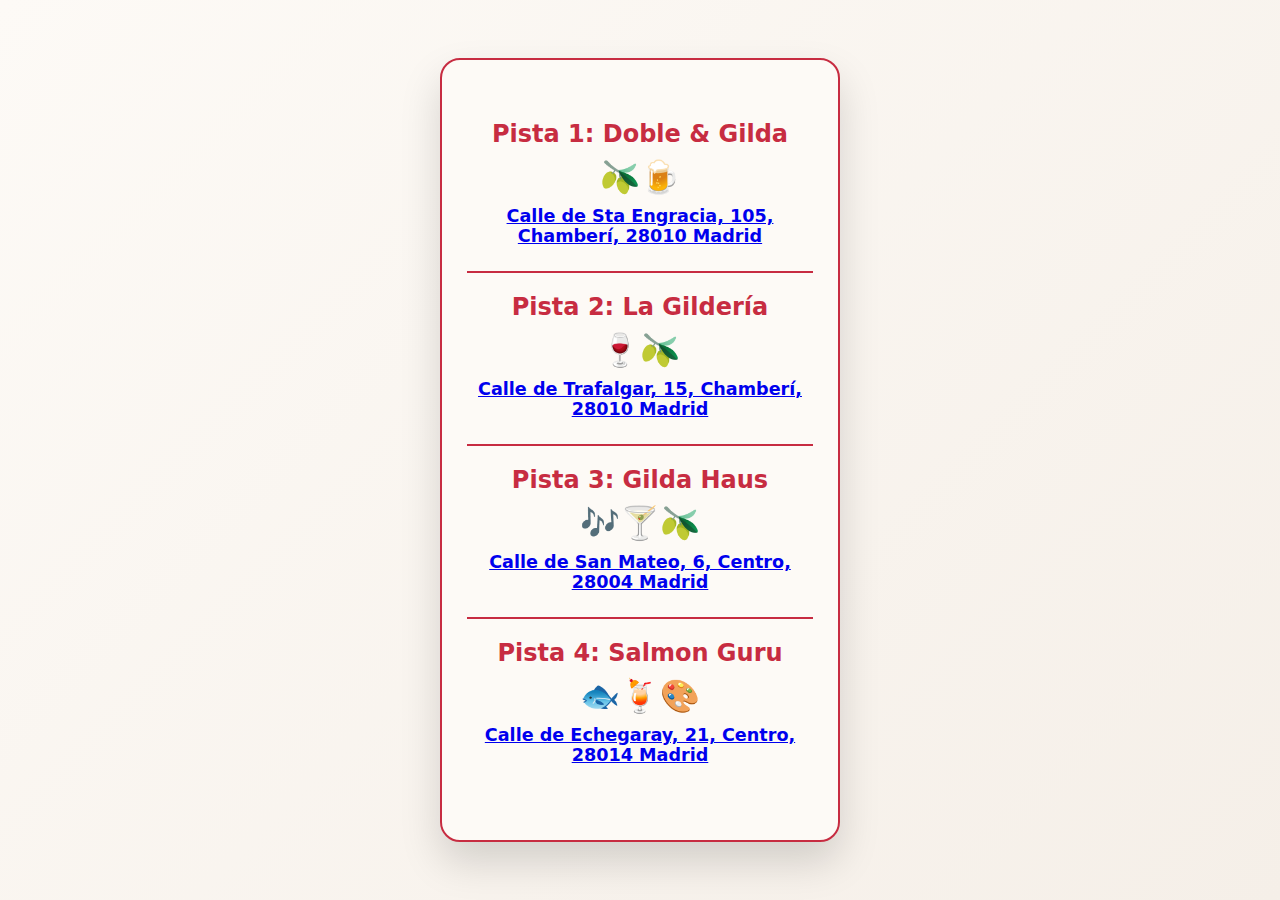
<file: ruta.html>
<!DOCTYPE html>
<html lang="es">
<head>
<meta charset="UTF-8">
<meta name="viewport" content="width=device-width, initial-scale=1.0">
<title>Ruta de Gildas y Cócteles - San Valentín</title>
<style>
  * {
    box-sizing: border-box;
    font-family: 'Segoe UI', system-ui, sans-serif;
  }

  body {
    margin: 0;
    min-height: 100vh;
    background: linear-gradient(135deg, #fdfaf6, #f5efe8); /* blanco roto */
    display: flex;
    align-items: center;
    justify-content: center;
    padding: 20px;
  }

  .card {
    background: #fdfaf6; /* blanco roto */
    padding: 40px 25px 30px 25px; /* más espacio arriba */
    border-radius: 20px;
    box-shadow: 0 20px 40px rgba(0,0,0,0.15);
    text-align: center;
    max-width: 400px;
    width: 90%;
    border: 2px solid #c72c41; /* carmesí oscuro */
    overflow: hidden;
  }

  h1 {
    color: #c72c41;
    margin-top: 0;
    margin-bottom: 20px;
  }

  h2 {
    color: #c72c41;
    margin-bottom: 10px;
  }

  p {
    color: #555;
    font-size: 1.1rem;
    margin: 10px 0;
  }

  .emoji {
    font-size: 2rem;
    margin-bottom: 10px;
  }

  .coords {
    font-weight: bold;
    font-family: monospace;
    color: #c72c41;
  }

  .pista {
    margin: 20px 0;
    padding-bottom: 15px;
    border-bottom: 2px solid #c72c41; /* línea separadora entre pistas */
  }

  /* Última pista no necesita línea abajo */
  .pista:last-child {
    border-bottom: none;
  }
</style>
<script src="gate.js"></script>
<script src="messages.js"></script>
</head>
<body>

  <div class="card">
    <h1 data-msg="ruta.h1"></h1>
    <h2 data-msg="ruta.h2"></h2>

    <div class="pista">
      <h2>Pista 1: Doble & Gilda</h2>
      <div class="emoji">🫒🍺</div>
      <p class="coords"><a href="https://www.google.com/maps/search/?api=1&query=Calle%20de%20Sta%20Engracia%2C%20105%2C%20Chamber%C3%AD%2C%2028010%20Madrid" target="_blank" rel="noopener">Calle de Sta Engracia, 105, Chamberí, 28010 Madrid</a></p>
    </div>

    <div class="pista">
      <h2>Pista 2: La Gildería</h2>
     <div class="emoji">🍷🫒</div>
    <p class="coords"><a href="https://www.google.com/maps/search/?api=1&query=Calle%20de%20Trafalgar%2C%2015%2C%20Chamber%C3%AD%2C%2028010%20Madrid" target="_blank" rel="noopener">Calle de Trafalgar, 15, Chamberí, 28010 Madrid</a></p>
    </div>

    <div class="pista">
      <h2>Pista 3: Gilda Haus</h2>
      <p class="emoji">🎶🍸🫒</p>
      <p class="coords"><a href="https://www.google.com/maps/search/?api=1&query=Calle%20de%20San%20Mateo%2C%206%2C%20Centro%2C%2028004%20Madrid" target="_blank" rel="noopener">Calle de San Mateo, 6, Centro, 28004 Madrid</a></p>
    </div>

    <div class="pista">
      <h2>Pista 4: Salmon Guru</h2>
      <p class="emoji">🐟🍹🎨</p>
      <p class="coords"><a href="https://www.google.com/maps/search/?api=1&query=Calle%20de%20Echegaray%2C%2021%2C%20Centro%2C%2028014%20Madrid" target="_blank" rel="noopener">Calle de Echegaray, 21, Centro, 28014 Madrid</a></p>
    </div>

  </div>

</body>
</html>
</file>
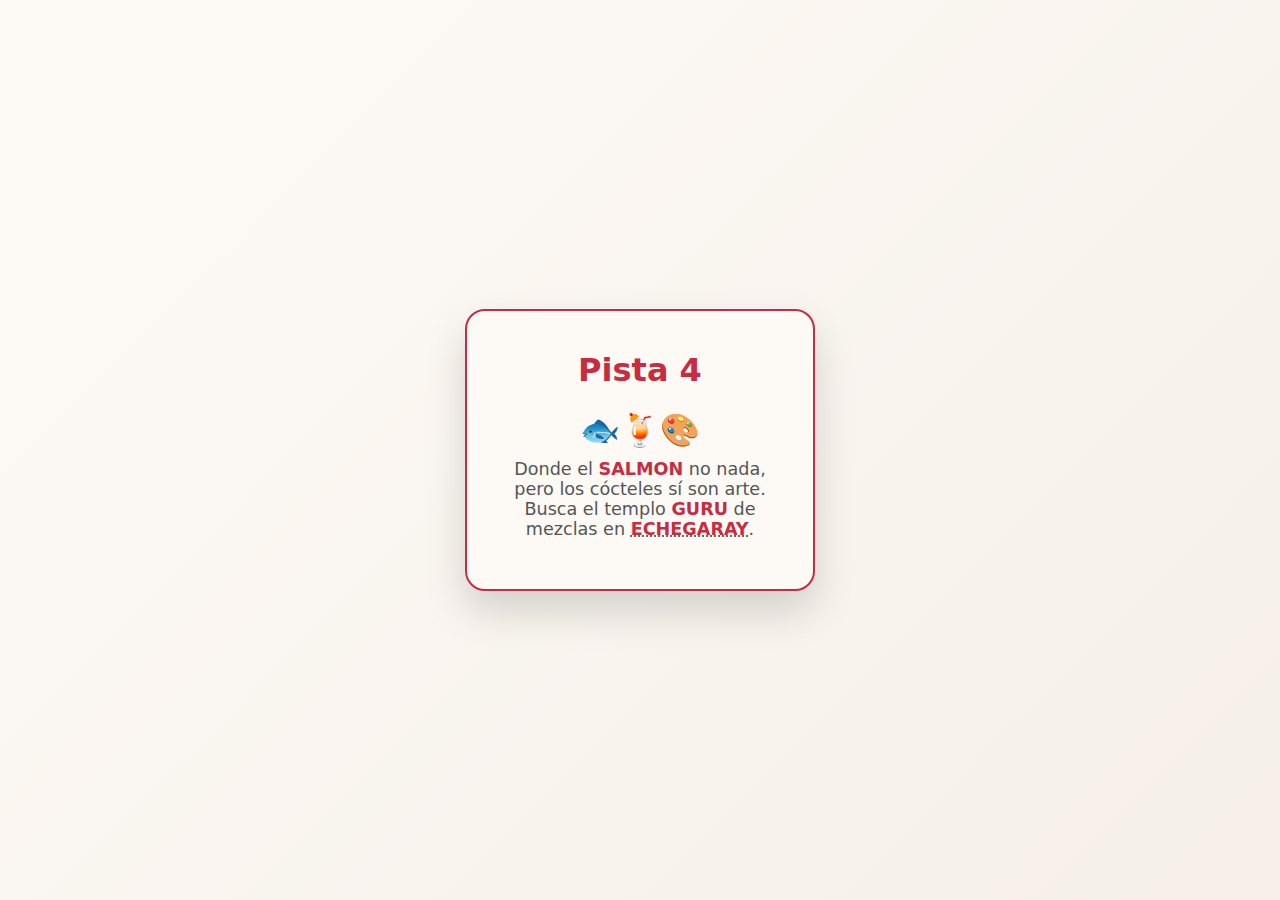
<file: salmon_guru.html>
<!DOCTYPE html>
<html lang="es">
<head>
  <meta charset="UTF-8" />
  <meta name="viewport" content="width=device-width, initial-scale=1.0"/>
  <title>Pista 4</title>
  <link rel="stylesheet" href="styles.css">
</head>
<body>

  <div class="card">
    <h1>Pista 4</h1>
    <div class="emoji">🐟🍹🎨</div>
    <p>Donde el <strong>SALMON</strong> no nada, pero los cócteles sí son arte. Busca el templo <strong>GURU</strong> de mezclas en <a href="https://www.google.com/maps/search/?api=1&query=Calle%20de%20Echegaray%2C%2021%2C%20Madrid" target="_blank" rel="noopener"><strong>ECHEGARAY</strong></a>.</p>
  </div>

</body>
</html>
</file>
<file: styles.css>
/* Estilos compartidos para la ruta de pistas */
* {
  box-sizing: border-box;
  font-family: 'Segoe UI', system-ui, sans-serif;
}

body {
  margin: 0;
  height: 100vh;
  background: linear-gradient(135deg, #fdfaf6, #f5efe8);
  display: flex;
  align-items: center;
  justify-content: center;
  padding: 20px;
  overflow-x: hidden;
}

.card {
  background: #fdfaf6;
  padding: 40px 30px;
  border-radius: 20px;
  box-shadow: 0 20px 40px rgba(0,0,0,0.15);
  text-align: center;
  max-width: 350px;
  width: 90%;
  border: 2px solid #c72c41;
  overflow: hidden;
}

h1 {
  color: #c72c41;
  margin-top: 0;
}

p {
  color: #555;
  font-size: 1.1rem;
  margin: 10px 0;
}

.emoji {
  font-size: 2rem;
  margin-bottom: 10px;
}

strong {
  color: #c72c41;
}

.coords {
  font-weight: bold;
  font-family: monospace;
  color: #c72c41;
}

button {
  padding: 12px 25px;
  font-size: 16px;
  border-radius: 30px;
  border: none;
  cursor: pointer;
  transition: all 0.2s ease;
}

.route-button {
  background: #c72c41;
  color: #fdfaf6;
  border: 2px solid #c72c41;
  border-radius: 30px;
  padding: 12px 25px;
  font-size: 1rem;
  cursor: pointer;
  transition: all 0.2s ease;
  margin-top: 20px;
  display: inline-block;
}

.route-button:hover {
  background: #a72635;
  transform: scale(1.05);
}

a {
  color: inherit;
  text-decoration: underline dotted;
}

/* Estilos específicos para la página principal `index.html` */
.index-page {
  flex-direction: column;
}

.index-page .card {
  margin-bottom: 20px;
}

.buttons {
  display: flex;
  justify-content: center;
  gap: 20px;
  position: relative;
}

#yes {
  background: #c72c41;
  color: #fdfaf6;
}

#yes:hover {
  background: #a72635;
  transform: scale(1.05);
}

#no {
  background: #f5efe8;
  color: #c72c41;
  border: 2px solid #c72c41;
  position: relative;
  transition: left 0.4s cubic-bezier(.2,.9,.2,1), top 0.4s cubic-bezier(.2,.9,.2,1), transform 0.25s ease;
  will-change: left, top, transform;
  touch-action: manipulation;
}

#passwordBox {
  padding: 15px;
  border: 1px solid #c72c41;
  border-radius: 10px;
  font-size: 1rem;
  color: #c72c41;
  background: #fdfaf6;
  min-height: 24px;
}

/* Spinner overlay para el chequeo de contraseña */
.spinner-overlay {
  position: fixed;
  inset: 0;
  display: flex;
  align-items: center;
  justify-content: center;
  background: rgba(0,0,0,0.15);
  z-index: 10000;
}

.spinner {
  width: 72px;
  height: 72px;
  border-radius: 50%;
  border: 8px solid rgba(255,255,255,0.9);
  border-top-color: #c72c41;
  box-shadow: 0 8px 20px rgba(0,0,0,0.12);
  animation: spin 1s linear infinite;
}

@keyframes spin {
  to { transform: rotate(360deg); }
}

/* Overlay de puerta (gate) cliente */
.gate-overlay {
  position: fixed;
  inset: 0;
  display: flex;
  align-items: center;
  justify-content: center;
  background: #fdfaf6; /* fondo liso para que no se vea nada detrás */
  z-index: 20000;
}

.gate-box {
  background: #fff;
  padding: 24px 28px;
  border-radius: 12px;
  text-align: center;
  max-width: 360px;
  width: 90%;
  box-shadow: 0 10px 30px rgba(0,0,0,0.25);
}

.gate-box input {
  padding: 10px 14px;
  border-radius: 999px;
  border: 2px solid #c72c41;
  width: 100%;
  margin-bottom: 12px;
  outline: none;
}

.gate-box button {
  padding: 10px 18px;
  border-radius: 999px;
  border: none;
  background: #c72c41;
  color: #fdfaf6;
  cursor: pointer;
}
</file>
